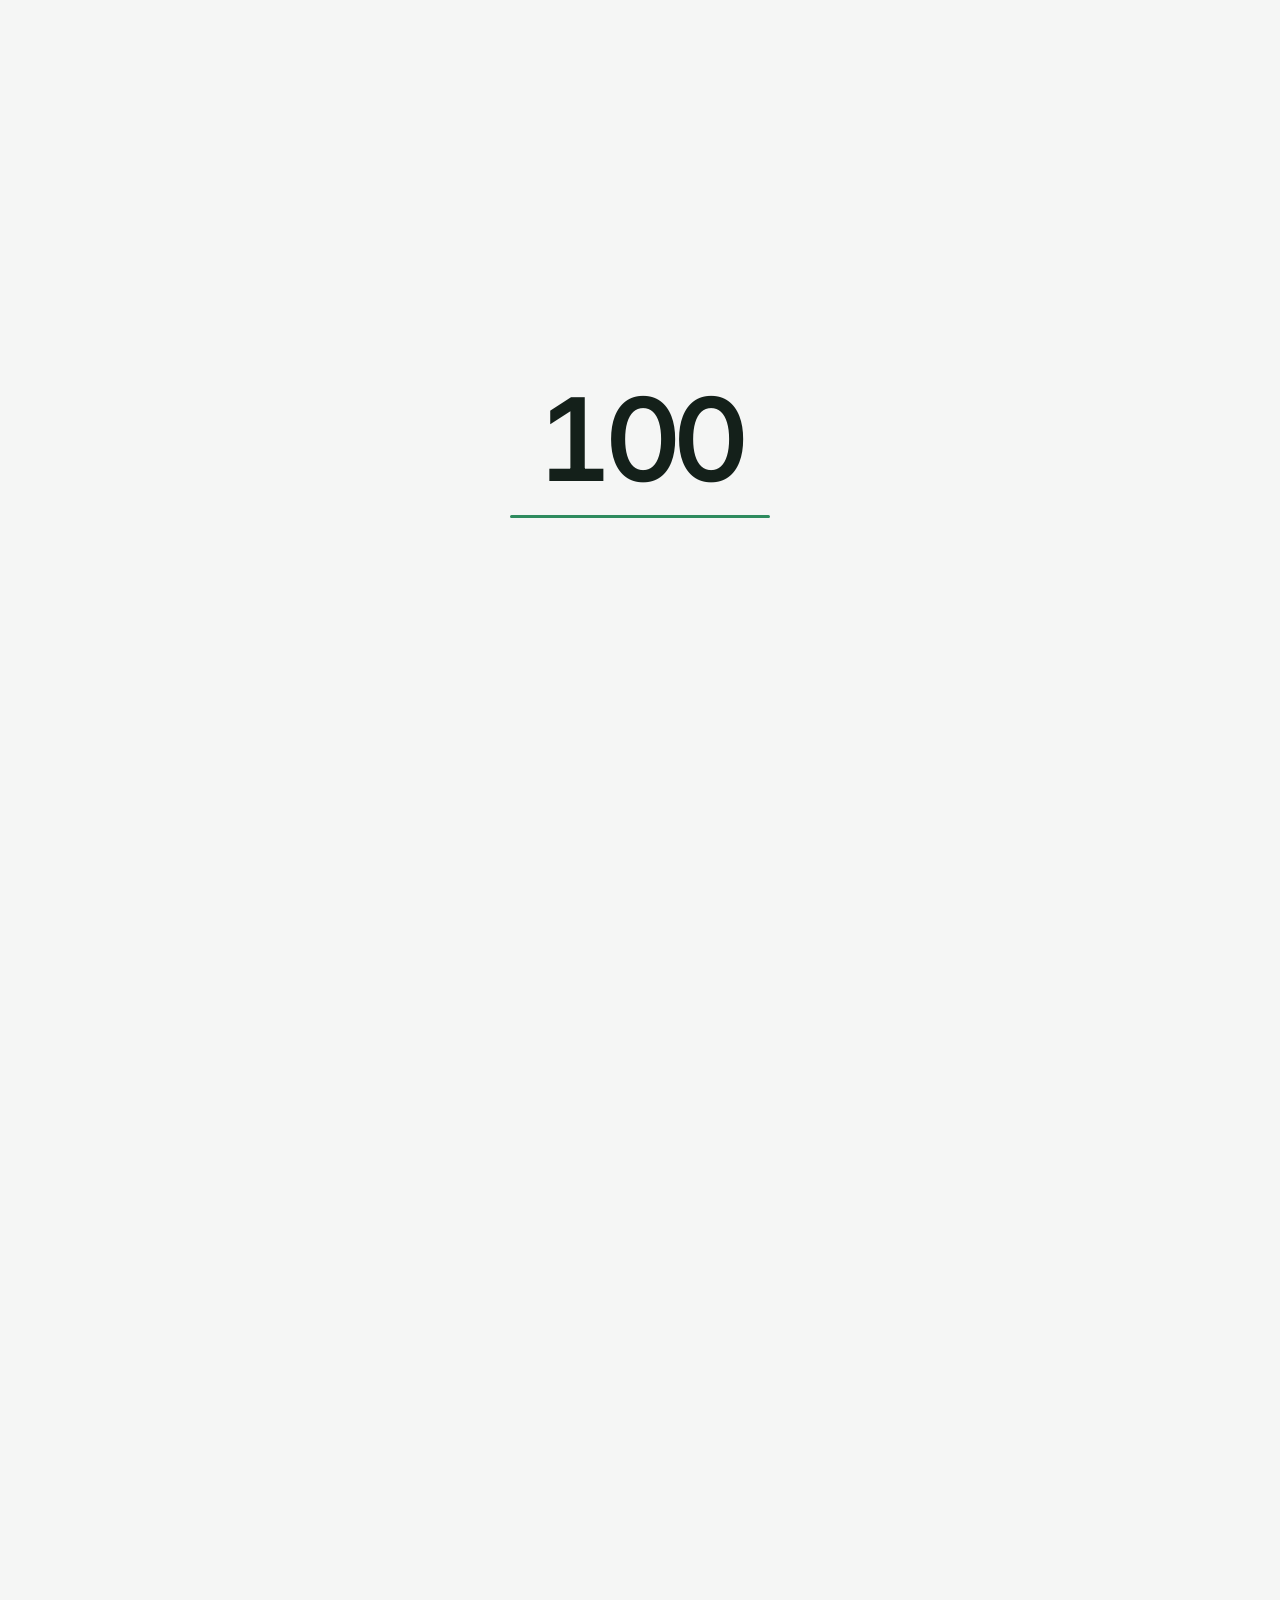
<file: index.html>
<!DOCTYPE html>
<html lang="en"><head><meta charset="utf-8">
<meta name="viewport" content="width=device-width, initial-scale=1, viewport-fit=cover">
<title>Leecycle: waste, handled</title>
<link rel="stylesheet" href="https://fonts.googleapis.com/css2?family=Inter:wght@400;500;600&display=swap">
<link rel="stylesheet" href="css/style.css"></head><body>
<div id="pre" aria-live="polite"><b id="pn">0</b><i><u id="pb"></u></i></div>
<header>
 <a class="logo" href="#top"><svg width="30" height="30" viewBox="0 0 32 32" aria-hidden="true"><circle cx="16" cy="16" r="16" fill="#1f9d55"/><path d="M10 17a6 6 0 0 1 10-4.5M22 15a6 6 0 0 1-10 4.5" stroke="#fff" stroke-width="2.4" fill="none" stroke-linecap="round"/><path d="M20.5 8.5v4.5H16M11.5 23.5V19H16" stroke="#fff" stroke-width="2.4" fill="none" stroke-linecap="round" stroke-linejoin="round"/></svg>Leecycle</a>
 <nav><a href="#story">Product</a><a href="#how">How it works</a><a href="#numbers">Impact</a><a href="#faq">FAQ</a></nav>
 <a class="pill" href="#contact">Book a demo</a>
</header>
<main id="top">
<div id="story"><div class="stage">
 <canvas id="cv" role="img" aria-label="The Leecycle mascot suits up and transforms into the Leecycle truck"></canvas>
 <div class="beat l" data-s="0" data-e=".14" data-hero><div class="in">
  <h1><span class="ln"><span>Waste,</span></span><span class="ln"><span>handled.</span></span></h1>
  <p>Smarter collection for cities, campuses and businesses. Keep scrolling and watch it come to life.</p></div></div>
 <div class="beat r" data-s=".16" data-e=".31"><div class="in"><h2>Suited up for every pickup.</h2><p>Live bin sensors tell each crew where to go first, so no truck drives to a half-empty bin.</p></div></div>
 <div class="beat l" data-s=".33" data-e=".48"><div class="in"><h2>Built from the ground up.</h2><p>Every route runs on one platform: bins, trucks, crews and reports in the same place.</p></div></div>
 <div class="beat r" data-s=".50" data-e=".65"><div class="in"><h2>One system. Every route.</h2><p>Routes rebuild each morning from real fill levels, traffic and crew availability.</p></div></div>
 <div class="beat l" data-s=".67" data-e=".82"><div class="in"><h2>Smarter by design.</h2><p>Every pickup is logged and reported automatically. Less paperwork, cleaner streets.</p></div></div>
 <div class="beat r" data-s=".84" data-e="1" data-last><div class="in"><h2>Ready for the road.</h2><p>See Leecycle run on your own routes.</p><div class="btns"><a class="btn" href="#contact">Book a demo</a><a class="btn o" href="#features">How it works</a></div></div></div>
 <div id="rail"><i id="rf"></i></div>
 <div class="hint" id="hint"><span>Scroll</span><s></s></div>
</div></div>

<section class="s" id="features">
 <svg class="sk" id="sn2" style="position:absolute;left:0;top:0;width:100%;height:100%;overflow:visible;pointer-events:none" viewBox="0 0 1000 800" preserveAspectRatio="none" aria-hidden="true"><path id="p3" d="M-40 80 C 200 -20, 300 300, 520 260 S 800 120, 900 400 S 700 700, 1060 720" fill="none" stroke="var(--mint)" stroke-width="36" stroke-linecap="round" vector-effect="non-scaling-stroke"/></svg>
 <h2 style="position:relative">Built for every route.</h2>
 <div class="rows" style="position:relative">
  <div class="row"><h3>Know before you go</h3><p>Sensors in every bin report how full they are, so crews collect what needs collecting and skip what doesn’t.</p></div>
  <div class="row"><h3>Routes that rebuild</h3><p>Leecycle plans the day’s routes from live fill levels, traffic and crew availability, and updates them as things change.</p></div>
  <div class="row"><h3>Reports without effort</h3><p>Every pickup is logged with a time, a place and a weight. Share monthly reports with a single link.</p></div>
 </div>
 <div class="stats" id="numbers" style="position:relative">
  <div><b>30%</b><span>fewer kilometres driven</span></div><div><b>2×</b><span>faster reporting</span></div><div><b>0</b><span>missed pickups on tracked routes</span></div>
 </div>
</section>

<section class="s" id="how">
 <svg class="sk" style="position:absolute;left:0;top:0;width:100%;height:100%;overflow:visible;pointer-events:none" viewBox="0 0 1000 600" preserveAspectRatio="none" aria-hidden="true"><path d="M1060 90 C 820 -30 560 230 700 330 C 840 420 960 220 780 150 C 560 70 300 330 -40 270" fill="none" stroke="var(--g)" stroke-width="14" stroke-linecap="round" vector-effect="non-scaling-stroke" opacity=".55"/></svg>
 <h2>From bin to report in three steps.</h2>
 <div class="steps">
  <div><i>1</i><h3>Connect</h3><p>Fit a small sensor to each bin. It takes about a minute and needs no wiring.</p></div>
  <div><i>2</i><h3>Collect</h3><p>Crews get a route that updates through the day, so they only stop where a bin is ready.</p></div>
  <div><i>3</i><h3>Report</h3><p>Pickup logs, weights and savings build themselves into a report you can share.</p></div>
 </div>
</section>
<section class="s" id="who">
 <p class="big">For city teams, campuses, housing communities and the businesses that keep them running.</p>
 <div class="rows"><div class="row"><h3>Cities</h3><p>Plan collection across wards and share clear service reports with residents.</p></div><div class="row"><h3>Campuses</h3><p>Cover every building with fewer trips and quieter early mornings.</p></div><div class="row"><h3>Businesses</h3><p>Prove your recycling numbers without chasing spreadsheets.</p></div></div>
</section>
<section class="s" id="quote">
 <svg class="sk" style="position:absolute;left:0;top:0;width:100%;height:100%;overflow:visible;pointer-events:none" viewBox="0 0 1000 600" preserveAspectRatio="none" aria-hidden="true"><path d="M-40 560 C 200 700 320 280 520 380 S 800 740 1060 380" fill="none" stroke="var(--mint)" stroke-width="54" stroke-linecap="round" vector-effect="non-scaling-stroke" opacity="1"/></svg>
 <blockquote class="big">“Our crews stopped guessing. They drive to what’s full, and the reports write themselves.”</blockquote>
 <p style="margin-top:28px;color:var(--mute)">Operations lead, sample customer</p>
</section>
<section class="s" id="faq">
 <h2>Questions, answered.</h2>
 <div class="rows">
  <details class="row"><summary>How long does setup take?</summary><p>Most teams are collecting on live routes within a week of the first sensor going on a bin.</p></details>
  <details class="row"><summary>Does it work with our existing trucks?</summary><p>Yes. Leecycle runs on any phone or tablet in the cab, so there’s nothing to install on the truck.</p></details>
  <details class="row"><summary>Can we start with a few routes?</summary><p>Start with one route and add more when you’re ready. Pricing grows with you.</p></details>
  <details class="row"><summary>Who sees the data?</summary><p>Only the people you invite. You can export or delete your data at any time.</p></details>
 </div>
</section>

<div class="cta" id="contact">
 <h2>Make your next pickup the easy one.</h2>
 <p>Tell us about your routes and we’ll show you what Leecycle can do in 20 minutes.</p>
 <div class="btns"><a class="btn" href="mailto:hello@leecycle.example">Book a demo</a></div>
</div>
</main>
<footer>
 <div><a class="logo" href="#top" style="margin:0;color:var(--ink)">Leecycle</a><p style="margin-top:14px;max-width:30ch">Smarter waste collection, built for the people who keep cities clean.</p></div>
 <div><h4>Product</h4><a href="#story">Overview</a><a href="#features">How it works</a><a href="#numbers">Impact</a></div>
 <div><h4>Company</h4><a href="#top">About</a><a href="#top">Careers</a><a href="#top">News</a></div>
 <div><h4>Contact</h4><a href="mailto:hello@leecycle.example">hello@leecycle.example</a><a href="#contact">Book a demo</a></div>
 <div class="fine"><span>© 2026 Leecycle</span><span>Privacy · Terms</span></div>
</footer>
<script src="js/main.js"></script></body></html>
</file>
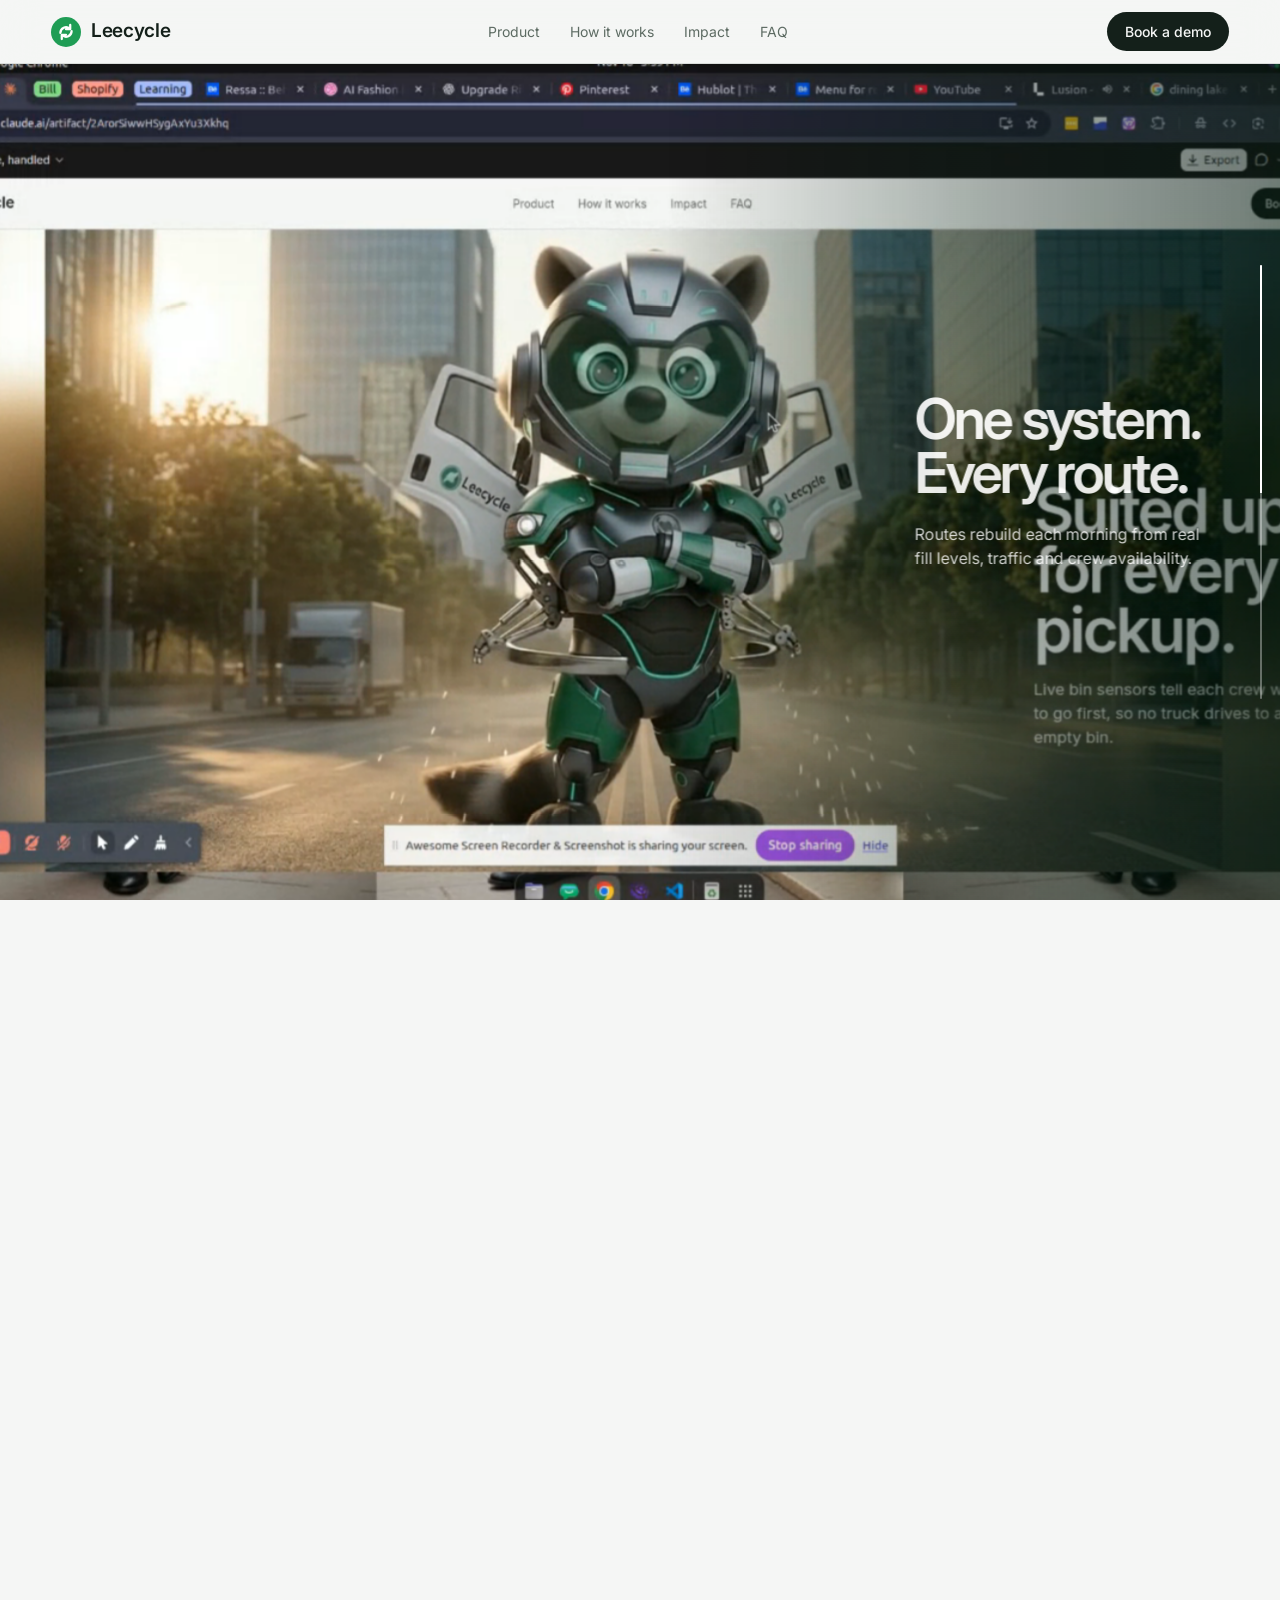
<file: indexx.html>
<!DOCTYPE html>
<html lang="en">

<head>
    <meta charset="utf-8">
    <meta name="viewport" content="width=device-width, initial-scale=1, viewport-fit=cover">
    <title>Leecycle: waste, handled</title>
    <link rel="stylesheet" href="https://fonts.googleapis.com/css2?family=Inter:wght@400;500;600&display=swap">
    <style>
        :root {
            --hh: calc(64px + env(safe-area-inset-top, 0px));
            --bg: #f5f6f5;
            --ink: #14201a;
            --mute: #5d6b63;
            --g: #2e8b5e;
            --g2: #1d5a40;
            --mint: #d7efe2;
            --card: #fff;
            --line: rgba(20, 32, 26, .12);
            --glass: rgba(245, 246, 245, .74);
            color-scheme: light;
            box-sizing: border-box;
            padding-top: env(safe-area-inset-top, 0px);
            padding-bottom: env(safe-area-inset-bottom, 0px)
        }

        html {
            scroll-padding-top: env(safe-area-inset-top, 0px)
        }

        * {
            box-sizing: border-box;
            margin: 0
        }

        body {
            background: var(--bg);
            color: var(--ink);
            font: 400 17px/1.5 Inter, -apple-system, "SF Pro Text", "Helvetica Neue", Arial, sans-serif;
            -webkit-font-smoothing: antialiased;
            overflow-x: hidden
        }

        a {
            color: inherit;
            text-decoration: none
        }

        a:focus-visible,
        button:focus-visible {
            outline: 2px solid var(--g);
            outline-offset: 3px
        }

        /* preloader */
        #pre {
            position: fixed;
            inset: 0;
            z-index: 50;
            background: var(--bg);
            display: flex;
            flex-direction: column;
            align-items: center;
            justify-content: center;
            gap: 18px;
            transition: opacity .7s, visibility .7s
        }

        #pre.off {
            opacity: 0;
            visibility: hidden
        }

        #pre b {
            font: 600 clamp(48px, 9vw, 120px)/1 Inter, sans-serif;
            letter-spacing: -.05em;
            font-variant-numeric: tabular-nums
        }

        #pre i {
            display: block;
            width: min(260px, 60vw);
            height: 3px;
            border-radius: 3px;
            background: var(--line);
            overflow: hidden
        }

        #pre i u {
            display: block;
            height: 100%;
            width: 0;
            background: var(--g);
            transition: width .2s
        }

        /* header */
        header {
            height: var(--hh);
            position: fixed;
            top: 0;
            left: 0;
            right: 0;
            z-index: 20;
            padding: calc(14px + env(safe-area-inset-top, 0px)) clamp(18px, 4vw, 56px) 14px;
            display: flex;
            align-items: center;
            justify-content: space-between;
            background: var(--glass);
            backdrop-filter: saturate(180%) blur(18px);
            -webkit-backdrop-filter: saturate(180%) blur(18px);
            border-bottom: 1px solid var(--line);
            transform: translateY(-100%);
            transition: transform .9s .5s cubic-bezier(.2, .7, .2, 1)
        }

        .go header {
            transform: none
        }

        .logo {
            display: flex;
            align-items: center;
            gap: 10px;
            font-weight: 600;
            font-size: 19px;
            letter-spacing: -.02em
        }

        nav {
            display: flex;
            gap: 30px;
            font-size: 14px;
            color: var(--mute)
        }

        nav a:hover {
            color: var(--ink)
        }

        .pill {
            background: var(--ink);
            color: var(--bg);
            font-size: 14px;
            font-weight: 500;
            padding: 9px 18px;
            border-radius: 99px
        }

        /* story */
        #story {
            height: 1900vh;
            position: relative;
            margin-top: 64px
        }

        .stage {
            position: sticky;
            top: var(--hh);
            height: calc(100vh - var(--hh));
            overflow: hidden;
            background: var(--mint)
        }

        .media-fallback .beat {
            color: var(--ink);
            text-shadow: none
        }

        .media-fallback .beat p {
            color: var(--mute) !important
        }

        #cv {
            position: absolute;
            inset: 0;
            width: 100%;
            height: 100%;
            display: block;
            z-index: 0;
            will-change: transform
        }

        .beat {
            position: absolute;
            top: 50%;
            width: min(25vw, 380px);
            z-index: 2;
            opacity: 0;
            margin-top: -10vh;
            will-change: transform, opacity
        }

        .beat.l {
            left: clamp(22px, 4vw, 72px)
        }

        .beat.r {
            right: clamp(22px, 4vw, 72px);
            text-align: left
        }

        .beat h2,
        .beat h1 {
            font-weight: 600;
            letter-spacing: -.05em;
            line-height: .96;
            font-size: clamp(34px, 4.4vw, 78px)
        }

        .beat h1 {
            font-size: clamp(40px, 4.8vw, 84px)
        }

        .beat p {
            margin-top: 22px;
            color: var(--mute);
            font-size: clamp(16px, 1.25vw, 20px);
            max-width: 30ch
        }

        .beat {
            color: #fff;
            text-shadow: 0 2px 24px rgba(0, 0, 0, .28)
        }

        .beat::before {
            content: "";
            position: absolute;
            top: -70vh;
            bottom: -70vh;
            width: 54vw;
            z-index: -1;
            pointer-events: none
        }

        .beat.l::before {
            left: -120px;
            background: linear-gradient(90deg, rgba(5, 26, 16, .68), rgba(5, 26, 16, .36) 55%, transparent)
        }

        .beat.r::before {
            right: -120px;
            background: linear-gradient(270deg, rgba(5, 26, 16, .68), rgba(5, 26, 16, .36) 55%, transparent)
        }

        .beat p {
            color: rgba(255, 255, 255, .88) !important
        }

        .btn.o {
            color: #fff !important;
            box-shadow: inset 0 0 0 1.5px rgba(255, 255, 255, .8)
        }

        #rail {
            position: absolute;
            right: clamp(10px, 1.4vw, 24px);
            top: 24%;
            bottom: 24%;
            width: 2px;
            background: rgba(255, 255, 255, .35);
            z-index: 3;
            border-radius: 2px;
            overflow: hidden
        }

        #rail i {
            display: block;
            height: 100%;
            background: #fff;
            transform-origin: top;
            transform: scaleY(0)
        }

        .s>*:not(svg) {
            position: relative
        }

        .ln {
            display: block;
            overflow: hidden;
            padding-bottom: .08em
        }

        .ln span {
            display: block;
            transform: translateY(110%);
            transition: transform 1.1s cubic-bezier(.2, .8, .2, 1)
        }

        .go .ln span {
            transform: none
        }

        .go .ln:nth-child(2) span {
            transition-delay: .12s
        }

        .go .ln:nth-child(3) span {
            transition-delay: .24s
        }

        .btns {
            display: flex;
            gap: 12px;
            margin-top: 28px;
            flex-wrap: wrap
        }

        .btn {
            background: var(--g);
            color: #fff;
            padding: 13px 24px;
            border-radius: 99px;
            font-weight: 500;
            font-size: 16px
        }

        .btn.o {
            background: transparent;
            color: var(--g2);
            box-shadow: inset 0 0 0 1.5px var(--g)
        }

        .hint {
            color: #fff !important;
            text-shadow: 0 1px 10px rgba(0, 0, 0, .55)
        }

        .hint {
            position: absolute;
            bottom: calc(22px + env(safe-area-inset-bottom, 0px));
            right: clamp(22px, 4vw, 72px);
            z-index: 3;
            font-size: 13px;
            color: var(--mute);
            display: flex;
            flex-direction: column;
            align-items: center;
            gap: 8px;
            transition: opacity .4s
        }

        .hint s {
            width: 1.5px;
            height: 34px;
            background: linear-gradient(var(--g), transparent);
            animation: dr 1.8s infinite
        }

        @keyframes dr {
            0% {
                transform: scaleY(0);
                transform-origin: top
            }

            50% {
                transform: scaleY(1);
                transform-origin: top
            }

            51% {
                transform-origin: bottom
            }

            100% {
                transform: scaleY(0);
                transform-origin: bottom
            }
        }

        /* sections */
        section.s {
            position: relative;
            padding: clamp(90px, 14vw, 200px) clamp(22px, 5vw, 84px)
        }

        .s h2 {
            font-size: clamp(40px, 6.4vw, 104px);
            font-weight: 600;
            letter-spacing: -.05em;
            line-height: .98;
            max-width: 14ch
        }

        .rows {
            margin-top: clamp(50px, 7vw, 100px);
            margin-left: auto;
            width: min(100%, 780px)
        }

        .row {
            display: grid;
            grid-template-columns: 1fr 1.6fr;
            gap: 24px;
            padding: 30px 0;
            border-top: 1px solid var(--line)
        }

        .row h3 {
            font-size: 24px;
            font-weight: 600;
            letter-spacing: -.03em
        }

        .row p {
            color: var(--mute)
        }

        .stats {
            display: flex;
            gap: clamp(30px, 7vw, 120px);
            flex-wrap: wrap;
            margin-top: clamp(60px, 8vw, 120px)
        }

        .stats b {
            display: block;
            font-size: clamp(44px, 6vw, 92px);
            font-weight: 600;
            letter-spacing: -.05em;
            line-height: 1
        }

        .stats span {
            color: var(--mute);
            font-size: 15px
        }

        .steps {
            display: grid;
            grid-template-columns: repeat(3, 1fr);
            gap: clamp(20px, 3vw, 48px);
            margin-top: clamp(50px, 7vw, 100px)
        }

        .steps div {
            border-top: 2px solid var(--g);
            padding-top: 22px
        }

        .steps i {
            font-style: normal;
            color: var(--g2);
            font-weight: 600
        }

        .steps h3 {
            font-size: 28px;
            font-weight: 600;
            letter-spacing: -.03em;
            margin: 10px 0
        }

        .steps p {
            color: var(--mute)
        }

        .big {
            font-size: clamp(30px, 4.4vw, 72px);
            font-weight: 600;
            letter-spacing: -.045em;
            line-height: 1.04;
            max-width: 20ch
        }

        summary {
            font-size: 22px;
            font-weight: 600;
            letter-spacing: -.02em;
            cursor: pointer;
            list-style: none;
            grid-column: 1/-1
        }

        details.row {
            display: block
        }

        details p {
            margin-top: 12px;
            max-width: 52ch
        }

        .cta {
            margin: 0 clamp(14px, 3vw, 48px);
            border-radius: 32px;
            background: var(--ink);
            color: var(--bg);
            text-align: center;
            padding: clamp(70px, 10vw, 150px) 24px;
            position: relative;
            overflow: hidden
        }

        .cta h2 {
            margin: 0 auto;
            max-width: 12ch
        }

        .cta p {
            margin: 22px auto 0;
            opacity: .7;
            max-width: 36ch
        }

        .cta .btns {
            justify-content: center
        }

        .cta .btn {
            background: var(--g);
            color: #06210f
        }

        footer {
            padding: 80px clamp(22px, 5vw, 84px) calc(40px + env(safe-area-inset-bottom, 0px));
            display: grid;
            grid-template-columns: 1.6fr 1fr 1fr 1fr;
            gap: 40px;
            font-size: 14px
        }

        footer p,
        footer a {
            color: var(--mute)
        }

        footer a {
            display: block;
            margin-top: 10px
        }

        footer a:hover {
            color: var(--ink)
        }

        footer h4 {
            font-weight: 600;
            font-size: 14px
        }

        .fine {
            grid-column: 1/-1;
            border-top: 1px solid var(--line);
            padding-top: 24px;
            color: var(--mute);
            display: flex;
            justify-content: space-between;
            flex-wrap: wrap;
            gap: 10px
        }

        @media(max-width:820px) {
            nav {
                display: none
            }

            #cv {
                inset: auto;
                top: 0;
                left: 0;
                height: 92vw
            }

            .beat {
                top: auto;
                bottom: calc(3vh + env(safe-area-inset-bottom, 0px));
                width: auto;
                left: 14px !important;
                right: 14px !important;
                margin: 0
            }

            .beat {
                color: var(--ink);
                text-shadow: none
            }

            .beat::before {
                display: none
            }

            .beat p {
                color: var(--mute) !important
            }

            .btn.o {
                color: var(--g2) !important;
                box-shadow: inset 0 0 0 1.5px var(--g)
            }

            #rail {
                display: none
            }

            .beat h1 {
                font-size: clamp(44px, 13vw, 70px)
            }

            .beat h2 {
                font-size: clamp(34px, 10vw, 56px)
            }

            .beat p {
                margin-top: 10px;
                font-size: 15px
            }

            footer {
                grid-template-columns: 1fr 1fr
            }

            .row {
                grid-template-columns: 1fr
            }

            .steps {
                grid-template-columns: 1fr
            }
        }

        @media(prefers-reduced-motion:reduce) {
            .ln span {
                transition: none
            }

            .hint s {
                animation: none
            }
        }
    </style>
</head>

<body>
    <div id="pre" aria-live="polite"><b id="pn">0</b><i><u id="pb"></u></i></div>
    <header>
        <a class="logo" href="#top"><svg width="30" height="30" viewBox="0 0 32 32" aria-hidden="true">
                <circle cx="16" cy="16" r="16" fill="#1f9d55" />
                <path d="M10 17a6 6 0 0 1 10-4.5M22 15a6 6 0 0 1-10 4.5" stroke="#fff" stroke-width="2.4" fill="none"
                    stroke-linecap="round" />
                <path d="M20.5 8.5v4.5H16M11.5 23.5V19H16" stroke="#fff" stroke-width="2.4" fill="none"
                    stroke-linecap="round" stroke-linejoin="round" />
            </svg>Leecycle</a>
        <nav><a href="#story">Product</a><a href="#how">How it works</a><a href="#numbers">Impact</a><a
                href="#faq">FAQ</a></nav>
        <a class="pill" href="#contact">Book a demo</a>
    </header>
    <main id="top">
        <div id="story">
            <div class="stage">
                <canvas id="cv" role="img"
                    aria-label="The Leecycle mascot suits up and transforms into the Leecycle truck"></canvas>
                <div class="beat l" data-s="0" data-e=".14" data-hero>
                    <div class="in">
                        <h1><span class="ln"><span>Waste,</span></span><span class="ln"><span>handled.</span></span>
                        </h1>
                        <p>Smarter collection for cities, campuses and businesses. Keep scrolling and watch it come to
                            life.</p>
                    </div>
                </div>
                <div class="beat r" data-s=".16" data-e=".31">
                    <div class="in">
                        <h2>Suited up for every pickup.</h2>
                        <p>Live bin sensors tell each crew where to go first, so no truck drives to a half-empty bin.
                        </p>
                    </div>
                </div>
                <div class="beat l" data-s=".33" data-e=".48">
                    <div class="in">
                        <h2>Built from the ground up.</h2>
                        <p>Every route runs on one platform: bins, trucks, crews and reports in the same place.</p>
                    </div>
                </div>
                <div class="beat r" data-s=".50" data-e=".65">
                    <div class="in">
                        <h2>One system. Every route.</h2>
                        <p>Routes rebuild each morning from real fill levels, traffic and crew availability.</p>
                    </div>
                </div>
                <div class="beat l" data-s=".67" data-e=".82">
                    <div class="in">
                        <h2>Smarter by design.</h2>
                        <p>Every pickup is logged and reported automatically. Less paperwork, cleaner streets.</p>
                    </div>
                </div>
                <div class="beat r" data-s=".84" data-e="1" data-last>
                    <div class="in">
                        <h2>Ready for the road.</h2>
                        <p>See Leecycle run on your own routes.</p>
                        <div class="btns"><a class="btn" href="#contact">Book a demo</a><a class="btn o"
                                href="#features">How it works</a></div>
                    </div>
                </div>
                <div id="rail"><i id="rf"></i></div>
                <div class="hint" id="hint"><span>Scroll</span><s></s></div>
            </div>
        </div>

        <section class="s" id="features">
            <svg class="sk" id="sn2"
                style="position:absolute;left:0;top:0;width:100%;height:100%;overflow:visible;pointer-events:none"
                viewBox="0 0 1000 800" preserveAspectRatio="none" aria-hidden="true">
                <path id="p3" d="M-40 80 C 200 -20, 300 300, 520 260 S 800 120, 900 400 S 700 700, 1060 720" fill="none"
                    stroke="var(--mint)" stroke-width="36" stroke-linecap="round" vector-effect="non-scaling-stroke" />
            </svg>
            <h2 style="position:relative">Built for every route.</h2>
            <div class="rows" style="position:relative">
                <div class="row">
                    <h3>Know before you go</h3>
                    <p>Sensors in every bin report how full they are, so crews collect what needs collecting and skip
                        what doesn’t.</p>
                </div>
                <div class="row">
                    <h3>Routes that rebuild</h3>
                    <p>Leecycle plans the day’s routes from live fill levels, traffic and crew availability, and updates
                        them as things change.</p>
                </div>
                <div class="row">
                    <h3>Reports without effort</h3>
                    <p>Every pickup is logged with a time, a place and a weight. Share monthly reports with a single
                        link.</p>
                </div>
            </div>
            <div class="stats" id="numbers" style="position:relative">
                <div><b>30%</b><span>fewer kilometres driven</span></div>
                <div><b>2×</b><span>faster reporting</span></div>
                <div><b>0</b><span>missed pickups on tracked routes</span></div>
            </div>
        </section>

        <section class="s" id="how">
            <svg class="sk"
                style="position:absolute;left:0;top:0;width:100%;height:100%;overflow:visible;pointer-events:none"
                viewBox="0 0 1000 600" preserveAspectRatio="none" aria-hidden="true">
                <path d="M1060 90 C 820 -30 560 230 700 330 C 840 420 960 220 780 150 C 560 70 300 330 -40 270"
                    fill="none" stroke="var(--g)" stroke-width="14" stroke-linecap="round"
                    vector-effect="non-scaling-stroke" opacity=".55" />
            </svg>
            <h2>From bin to report in three steps.</h2>
            <div class="steps">
                <div><i>1</i>
                    <h3>Connect</h3>
                    <p>Fit a small sensor to each bin. It takes about a minute and needs no wiring.</p>
                </div>
                <div><i>2</i>
                    <h3>Collect</h3>
                    <p>Crews get a route that updates through the day, so they only stop where a bin is ready.</p>
                </div>
                <div><i>3</i>
                    <h3>Report</h3>
                    <p>Pickup logs, weights and savings build themselves into a report you can share.</p>
                </div>
            </div>
        </section>
        <section class="s" id="who">
            <p class="big">For city teams, campuses, housing communities and the businesses that keep them running.</p>
            <div class="rows">
                <div class="row">
                    <h3>Cities</h3>
                    <p>Plan collection across wards and share clear service reports with residents.</p>
                </div>
                <div class="row">
                    <h3>Campuses</h3>
                    <p>Cover every building with fewer trips and quieter early mornings.</p>
                </div>
                <div class="row">
                    <h3>Businesses</h3>
                    <p>Prove your recycling numbers without chasing spreadsheets.</p>
                </div>
            </div>
        </section>
        <section class="s" id="quote">
            <svg class="sk"
                style="position:absolute;left:0;top:0;width:100%;height:100%;overflow:visible;pointer-events:none"
                viewBox="0 0 1000 600" preserveAspectRatio="none" aria-hidden="true">
                <path d="M-40 560 C 200 700 320 280 520 380 S 800 740 1060 380" fill="none" stroke="var(--mint)"
                    stroke-width="54" stroke-linecap="round" vector-effect="non-scaling-stroke" opacity="1" />
            </svg>
            <blockquote class="big">“Our crews stopped guessing. They drive to what’s full, and the reports write
                themselves.”</blockquote>
            <p style="margin-top:28px;color:var(--mute)">Operations lead, sample customer</p>
        </section>
        <section class="s" id="faq">
            <h2>Questions, answered.</h2>
            <div class="rows">
                <details class="row">
                    <summary>How long does setup take?</summary>
                    <p>Most teams are collecting on live routes within a week of the first sensor going on a bin.</p>
                </details>
                <details class="row">
                    <summary>Does it work with our existing trucks?</summary>
                    <p>Yes. Leecycle runs on any phone or tablet in the cab, so there’s nothing to install on the truck.
                    </p>
                </details>
                <details class="row">
                    <summary>Can we start with a few routes?</summary>
                    <p>Start with one route and add more when you’re ready. Pricing grows with you.</p>
                </details>
                <details class="row">
                    <summary>Who sees the data?</summary>
                    <p>Only the people you invite. You can export or delete your data at any time.</p>
                </details>
            </div>
        </section>

        <div class="cta" id="contact">
            <h2>Make your next pickup the easy one.</h2>
            <p>Tell us about your routes and we’ll show you what Leecycle can do in 20 minutes.</p>
            <div class="btns"><a class="btn" href="mailto:hello@leecycle.example">Book a demo</a></div>
        </div>
    </main>
    <footer>
        <div><a class="logo" href="#top" style="margin:0;color:var(--ink)">Leecycle</a>
            <p style="margin-top:14px;max-width:30ch">Smarter waste collection, built for the people who keep cities
                clean.</p>
        </div>
        <div>
            <h4>Product</h4><a href="#story">Overview</a><a href="#features">How it works</a><a
                href="#numbers">Impact</a>
        </div>
        <div>
            <h4>Company</h4><a href="#top">About</a><a href="#top">Careers</a><a href="#top">News</a>
        </div>
        <div>
            <h4>Contact</h4><a href="mailto:hello@leecycle.example">hello@leecycle.example</a><a href="#contact">Book a
                demo</a>
        </div>
        <div class="fine"><span>© 2026 Leecycle</span><span>Privacy · Terms</span></div>
    </footer>
    <script>
        const VID = "Leecycle_%20waste%2C%20handled.webm", FR = 263, FPS = 24;
        const $ = s => document.querySelector(s), cl = (v, a, b) => Math.min(b, Math.max(a, v)), sm = v => { v = cl(v, 0, 1); return v * v * (3 - 2 * v) };
        const RM = matchMedia('(prefers-reduced-motion:reduce)').matches;
        const cv = $('#cv'), cx = cv.getContext('2d'), vd = document.createElement('video');
        vd.muted = true; vd.playsInline = true; vd.preload = 'auto'; vd.setAttribute('playsinline', '');
        let started = false, want = .5 / FPS, busy = false;
        function prog(v) { $('#pn').textContent = v; $('#pb').style.width = v + '%' }
        function fit() { const r = cv.getBoundingClientRect(), d = Math.min(devicePixelRatio || 1, 2); cv.width = Math.round(r.width * d); cv.height = Math.round(r.height * d); cx.imageSmoothingQuality = 'high'; if (started && vd.videoWidth) paint() }
        function paint() {
            const W = vd.videoWidth, H = vd.videoHeight, cw = cv.width, ch = cv.height, ar = cw / ch, vr = W / H;
            if (!W || !H || !cw || !ch) return;
            if (ar > vr) { cx.save(); cx.filter = 'blur(28px)'; cx.drawImage(vd, 0, 0, W, H, -40, -40, cw + 80, ch + 80); cx.restore(); const dw = ch * vr; cx.drawImage(vd, 0, 0, W, H, (cw - dw) / 2, 0, dw, ch) }
            else { const sw = H * ar; cx.drawImage(vd, (W - sw) / 2, 0, sw, H, 0, 0, cw, ch) }
        }
        let startupTimer;
        function start() {
            prog(100);
            if (!started) {
                started = true;
                clearTimeout(startupTimer);
                fit();
                if (!vd.videoWidth) document.body.classList.add('media-fallback');
                document.body.classList.add('go');
                setTimeout(() => $('#pre').classList.add('off'), 450);
            }
        }
        const videoURL = new URL(VID, document.baseURI).href, xr = new XMLHttpRequest();
        xr.open('GET', videoURL);
        xr.responseType = 'blob';
        xr.onprogress = e => { if (e.lengthComputable) prog(Math.min(99, Math.round(e.loaded / e.total * 100))) };
        xr.onload = () => {
            if ((xr.status >= 200 && xr.status < 300 || xr.status === 0) && xr.response && xr.response.size) {
                vd.src = URL.createObjectURL(xr.response);
            } else {
                document.body.classList.add('media-fallback');
                vd.src = videoURL;
            }
        };
        xr.onerror = () => {
            document.body.classList.add('media-fallback');
            vd.src = videoURL;
        };
        xr.send();
        vd.addEventListener('loadeddata', () => {
            document.body.classList.remove('media-fallback');
            start();
            fit();
            paint();
        });
        vd.addEventListener('error', () => { document.body.classList.add('media-fallback'); start() });
        startupTimer = setTimeout(() => { document.body.classList.add('media-fallback'); start() }, 10000);
        vd.addEventListener('seeked', () => { busy = false; if (!started) { start(); return } paint(); if (Math.abs(vd.currentTime - want) > .01) go() });
        function go() { busy = true; vd.currentTime = want }
        addEventListener('resize', fit);
        const story = $('#story'), beats = [...document.querySelectorAll('.beat')], rf = $('#rf');
        const SK = [...document.querySelectorAll('.sk')].map(s => { const p = s.querySelector('path'), L = p.getTotalLength(); p.style.strokeDasharray = L; p.style.strokeDashoffset = L; return { p, L, sec: s.parentElement } });
        let cur = 0, mx = 0, my = 0, tx = 0, ty = 0;
        addEventListener('pointermove', e => { tx = e.clientX / innerWidth - .5; ty = e.clientY / innerHeight - .5 }, { passive: true });
        function tick() {
            const r = story.getBoundingClientRect(), H = story.offsetHeight - (innerHeight - 64), p = cl(-r.top / H, 0, 1);
            cur += (p - cur) * (RM ? 1 : .04); if (Math.abs(p - cur) < .0002) cur = p;
            mx += (tx - mx) * .06; my += (ty - my) * .06;
            if (started && vd.videoWidth) { const fp = cl((cur - .03) / .87, 0, 1), w = (Math.round(fp * (FR - 1)) + .5) / FPS; if (w !== want) { want = w; if (!busy) go() } }
            cv.style.transform = 'scale(1.03) translate(' + (mx * -8) + 'px,' + (my * -5) + 'px)';
            rf.style.transform = 'scaleY(' + cur + ')';
            $('#hint').style.opacity = cur < .02 ? 1 : 0;
            beats.forEach(b => {
                const s = +b.dataset.s, e = +b.dataset.e, u = (cur - s) / (e - s), h = 'hero' in b.dataset, ls = 'last' in b.dataset,
                i = h ? 1 : sm(u / .2), o = ls ? 1 : sm((1 - u) / .2), op = u < 0 && !h ? 0 : Math.min(i, o), sd = b.classList.contains('l') ? 1 : -1;
                b.style.opacity = u > 1 ? 0 : op; b.style.transform = 'translateX(' + (-((1 - i) + (1 - o)) * 54 * sd) + 'px)';
                b.firstElementChild.style.transform = 'translate(' + (mx * 8) + 'px,' + (my * 5) + 'px)'; b.style.pointerEvents = op > .5 ? 'auto' : 'none'
            });
            SK.forEach(o => { const q = o.sec.getBoundingClientRect(), k = cl((innerHeight * .9 - q.top) / (q.height + innerHeight * .4), 0, 1); o.p.style.strokeDashoffset = o.L * (1 - sm(k * 1.2)) });
            requestAnimationFrame(tick)
        }
        requestAnimationFrame(tick);
    </script>
</body>

</html>
</file>
<file: css/style.css>
:root{--hh:calc(64px + env(safe-area-inset-top,0px));--bg:#f5f6f5;--ink:#14201a;--mute:#5d6b63;--g:#2e8b5e;--g2:#1d5a40;--mint:#d7efe2;--card:#fff;--line:rgba(20,32,26,.12);--glass:rgba(245,246,245,.74);color-scheme:light;box-sizing:border-box;padding-top:env(safe-area-inset-top,0px);padding-bottom:env(safe-area-inset-bottom,0px)}
html{scroll-padding-top:env(safe-area-inset-top,0px)}
*{box-sizing:border-box;margin:0}
body{background:var(--bg);color:var(--ink);font:400 17px/1.5 Inter,-apple-system,"SF Pro Text","Helvetica Neue",Arial,sans-serif;-webkit-font-smoothing:antialiased;overflow-x:hidden}
a{color:inherit;text-decoration:none}
a:focus-visible,button:focus-visible{outline:2px solid var(--g);outline-offset:3px}
/* preloader */
#pre{position:fixed;inset:0;z-index:50;background:var(--bg);display:flex;flex-direction:column;align-items:center;justify-content:center;gap:18px;transition:opacity .7s,visibility .7s}
#pre.off{opacity:0;visibility:hidden}
#pre b{font:600 clamp(48px,9vw,120px)/1 Inter,sans-serif;letter-spacing:-.05em;font-variant-numeric:tabular-nums}
#pre i{display:block;width:min(260px,60vw);height:3px;border-radius:3px;background:var(--line);overflow:hidden}
#pre i u{display:block;height:100%;width:0;background:var(--g);transition:width .2s}
/* header */
header{height:var(--hh);position:fixed;top:0;left:0;right:0;z-index:20;padding:calc(14px + env(safe-area-inset-top,0px)) clamp(18px,4vw,56px) 14px;display:flex;align-items:center;justify-content:space-between;background:var(--glass);backdrop-filter:saturate(180%) blur(18px);-webkit-backdrop-filter:saturate(180%) blur(18px);border-bottom:1px solid var(--line);transform:translateY(-100%);transition:transform .9s .5s cubic-bezier(.2,.7,.2,1)}
.go header{transform:none}
.logo{display:flex;align-items:center;gap:10px;font-weight:600;font-size:19px;letter-spacing:-.02em}
nav{display:flex;gap:30px;font-size:14px;color:var(--mute)}
nav a:hover{color:var(--ink)}
.pill{background:var(--ink);color:var(--bg);font-size:14px;font-weight:500;padding:9px 18px;border-radius:99px}
/* story */
#story{height:1900vh;position:relative;margin-top:64px}
.stage{position:sticky;top:var(--hh);height:calc(100vh - var(--hh));overflow:hidden}
#cv{position:absolute;inset:0;width:100%;height:100%;display:block;z-index:0;will-change:transform}
.beat{position:absolute;top:50%;width:min(25vw,380px);z-index:2;opacity:0;margin-top:-10vh;will-change:transform,opacity}
.beat.l{left:clamp(22px,4vw,72px)}.beat.r{right:clamp(22px,4vw,72px);text-align:left}
.beat h2,.beat h1{font-weight:600;letter-spacing:-.05em;line-height:.96;font-size:clamp(34px,4.4vw,78px)}
.beat h1{font-size:clamp(40px,4.8vw,84px)}
.beat p{margin-top:22px;color:var(--mute);font-size:clamp(16px,1.25vw,20px);max-width:30ch}
.beat{color:#fff;text-shadow:0 2px 24px rgba(0,0,0,.28)}
.beat::before{content:"";position:absolute;top:-70vh;bottom:-70vh;width:54vw;z-index:-1;pointer-events:none}
.beat.l::before{left:-120px;background:linear-gradient(90deg,rgba(5,26,16,.68),rgba(5,26,16,.36) 55%,transparent)}
.beat.r::before{right:-120px;background:linear-gradient(270deg,rgba(5,26,16,.68),rgba(5,26,16,.36) 55%,transparent)}
.beat p{color:rgba(255,255,255,.88)!important}
.btn.o{color:#fff!important;box-shadow:inset 0 0 0 1.5px rgba(255,255,255,.8)}
#rail{position:absolute;right:clamp(10px,1.4vw,24px);top:24%;bottom:24%;width:2px;background:rgba(255,255,255,.35);z-index:3;border-radius:2px;overflow:hidden}#rail i{display:block;height:100%;background:#fff;transform-origin:top;transform:scaleY(0)}
.s>*:not(svg){position:relative}
.ln{display:block;overflow:hidden;padding-bottom:.08em}.ln span{display:block;transform:translateY(110%);transition:transform 1.1s cubic-bezier(.2,.8,.2,1)}
.go .ln span{transform:none}.go .ln:nth-child(2) span{transition-delay:.12s}.go .ln:nth-child(3) span{transition-delay:.24s}
.btns{display:flex;gap:12px;margin-top:28px;flex-wrap:wrap}
.btn{background:var(--g);color:#fff;padding:13px 24px;border-radius:99px;font-weight:500;font-size:16px}
.btn.o{background:transparent;color:var(--g2);box-shadow:inset 0 0 0 1.5px var(--g)}
.hint{color:#fff!important;text-shadow:0 1px 10px rgba(0,0,0,.55)}
.hint{position:absolute;bottom:calc(22px + env(safe-area-inset-bottom,0px));right:clamp(22px,4vw,72px);z-index:3;font-size:13px;color:var(--mute);display:flex;flex-direction:column;align-items:center;gap:8px;transition:opacity .4s}
.hint s{width:1.5px;height:34px;background:linear-gradient(var(--g),transparent);animation:dr 1.8s infinite}
@keyframes dr{0%{transform:scaleY(0);transform-origin:top}50%{transform:scaleY(1);transform-origin:top}51%{transform-origin:bottom}100%{transform:scaleY(0);transform-origin:bottom}}
/* sections */
section.s{position:relative;padding:clamp(90px,14vw,200px) clamp(22px,5vw,84px)}
.s h2{font-size:clamp(40px,6.4vw,104px);font-weight:600;letter-spacing:-.05em;line-height:.98;max-width:14ch}
.rows{margin-top:clamp(50px,7vw,100px);margin-left:auto;width:min(100%,780px)}
.row{display:grid;grid-template-columns:1fr 1.6fr;gap:24px;padding:30px 0;border-top:1px solid var(--line)}
.row h3{font-size:24px;font-weight:600;letter-spacing:-.03em}.row p{color:var(--mute)}
.stats{display:flex;gap:clamp(30px,7vw,120px);flex-wrap:wrap;margin-top:clamp(60px,8vw,120px)}
.stats b{display:block;font-size:clamp(44px,6vw,92px);font-weight:600;letter-spacing:-.05em;line-height:1}.stats span{color:var(--mute);font-size:15px}
.steps{display:grid;grid-template-columns:repeat(3,1fr);gap:clamp(20px,3vw,48px);margin-top:clamp(50px,7vw,100px)}
.steps div{border-top:2px solid var(--g);padding-top:22px}.steps i{font-style:normal;color:var(--g2);font-weight:600}.steps h3{font-size:28px;font-weight:600;letter-spacing:-.03em;margin:10px 0}.steps p{color:var(--mute)}
.big{font-size:clamp(30px,4.4vw,72px);font-weight:600;letter-spacing:-.045em;line-height:1.04;max-width:20ch}
summary{font-size:22px;font-weight:600;letter-spacing:-.02em;cursor:pointer;list-style:none;grid-column:1/-1}details.row{display:block}details p{margin-top:12px;max-width:52ch}
.cta{margin:0 clamp(14px,3vw,48px);border-radius:32px;background:var(--ink);color:var(--bg);text-align:center;padding:clamp(70px,10vw,150px) 24px;position:relative;overflow:hidden}
.cta h2{margin:0 auto;max-width:12ch}.cta p{margin:22px auto 0;opacity:.7;max-width:36ch}.cta .btns{justify-content:center}
.cta .btn{background:var(--g);color:#06210f}
footer{padding:80px clamp(22px,5vw,84px) calc(40px + env(safe-area-inset-bottom,0px));display:grid;grid-template-columns:1.6fr 1fr 1fr 1fr;gap:40px;font-size:14px}
footer p,footer a{color:var(--mute)}footer a{display:block;margin-top:10px}footer a:hover{color:var(--ink)}footer h4{font-weight:600;font-size:14px}
.fine{grid-column:1/-1;border-top:1px solid var(--line);padding-top:24px;color:var(--mute);display:flex;justify-content:space-between;flex-wrap:wrap;gap:10px}
@media(max-width:820px){
 nav{display:none}
 #cv{inset:auto;top:0;left:0;height:92vw}
 .beat{top:auto;bottom:calc(3vh + env(safe-area-inset-bottom,0px));width:auto;left:14px!important;right:14px!important;margin:0}.beat{color:var(--ink);text-shadow:none}.beat::before{display:none}.beat p{color:var(--mute)!important}.btn.o{color:var(--g2)!important;box-shadow:inset 0 0 0 1.5px var(--g)}#rail{display:none}
 .beat h1{font-size:clamp(44px,13vw,70px)}.beat h2{font-size:clamp(34px,10vw,56px)}.beat p{margin-top:10px;font-size:15px}
 footer{grid-template-columns:1fr 1fr}.row{grid-template-columns:1fr}.steps{grid-template-columns:1fr}
}
@media(prefers-reduced-motion:reduce){.ln span{transition:none}.hint s{animation:none}}
</file>
